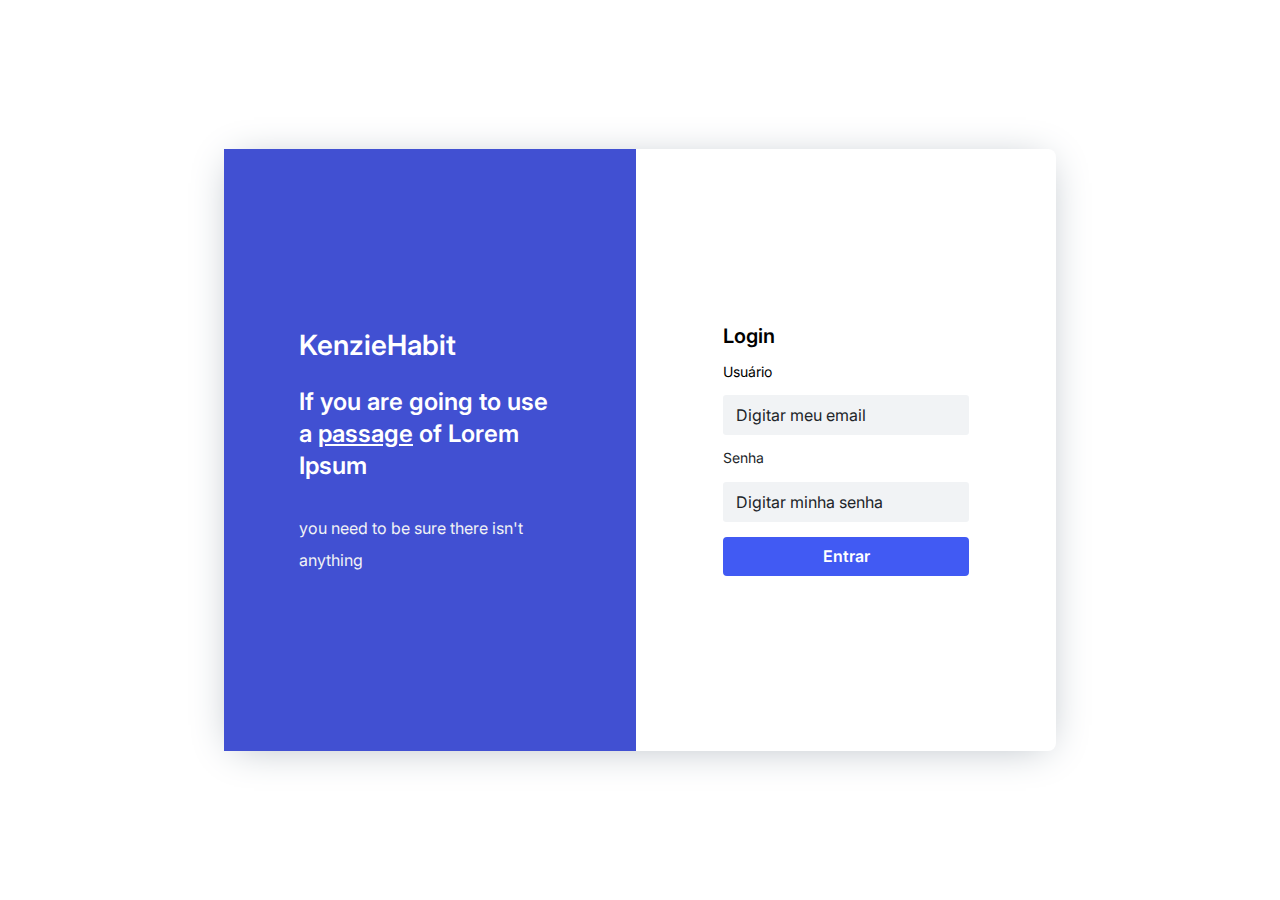
<file: index.html>
<!DOCTYPE html>
<html lang="pt-br">
  <head>
    <meta charset="UTF-8" />
    <meta http-equiv="X-UA-Compatible" content="IE=edge" />
    <meta name="viewport" content="width=device-width, initial-scale=1.0" />
    <link rel="preconnect" href="https://fonts.googleapis.com" />
    <link rel="preconnect" href="https://fonts.gstatic.com" crossorigin />
    <link
      href="https://fonts.googleapis.com/css2?family=Inter:wght@400;500;600&display=swap"
      rel="stylesheet"
    />
    <link rel="stylesheet" href="./src/css/reset.css" />
    <link rel="stylesheet" href="./src/css/base.css" />
    <link rel="stylesheet" href="./src/css/style.css" />
    <link rel="stylesheet" href="./src/css/login.css" />
    <title>Kenzie Habit</title>
  </head>

  <body>
    <main class="container">
      <div class="container__desktop">
        <h1 class="desktop__titulo">KenzieHabit</h1>
        <p class="desktop__frase1">
          If you are going to use a <u>passage</u> of Lorem Ipsum
        </p>
        <p class="desktop__frase2">you need to be sure there isn't anything</p>
      </div>

      <form class="container__celular">
        <h2 class="celular__login">Login</h2>
        <h3 class="celular__usuario">Usuário</h3>
        <input
          class="email"
          type="email"
          placeholder="Digitar meu email"
          required
        />
        <h3 class="celular__senha">Senha</h3>
        <input
          class="senha"
          type="password"
          placeholder="Digitar minha senha"
          required
        />
        <a href=""><button class="celular__botao">Entrar</button></a>
      </form>
    </main>

    <script type="module" src="./src/controller/login.controller.js"></script>
  </body>
</html>
</file>
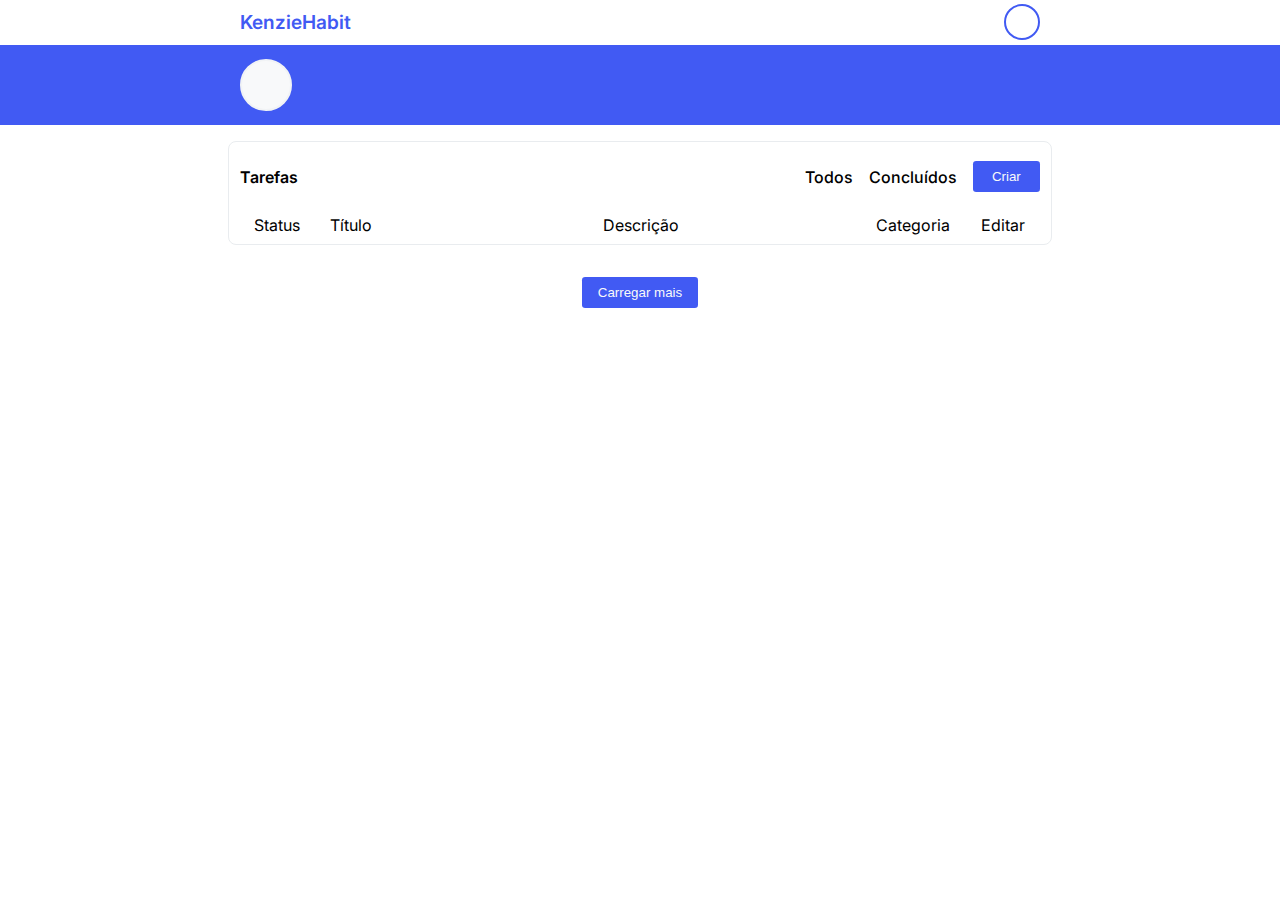
<file: src/views/paginaPrincipal.views.html>
<!DOCTYPE html>
<html lang="pt-br">
  <head>
    <meta charset="UTF-8" />
    <meta http-equiv="X-UA-Compatible" content="IE=edge" />
    <meta name="viewport" content="width=device-width, initial-scale=1.0" />
    <link rel="preconnect" href="https://fonts.googleapis.com" />
    <link rel="preconnect" href="https://fonts.gstatic.com" crossorigin />
    <link
      href="https://fonts.googleapis.com/css2?family=Inter:wght@400;500;600&display=swap"
      rel="stylesheet"
    />
    <link
      rel="stylesheet"
      href="https://cdnjs.cloudflare.com/ajax/libs/animate.css/4.1.1/animate.min.css"
    />
    <link rel="stylesheet" href="../css/paginaPrincipal.css" />
    <link rel="stylesheet" href="../css/style.css" />
    <title>Kenzie Habit</title>
  </head>

  <body>
    <header>
      <div class="container__cabecalho">
        <div class="container__cabecalho--superior">
          <div class="cabecalho__superior--logotipo">
            <h2 class="logotipo animate__animated animate__heartBeat">
              KenzieHabit
            </h2>
          </div>

          <div class="container_menu">
            <div class="cabecalho__superior--perfil"></div>
            <div class="menu">
              <ul>
                <li id="editar__perfil" class="editar__perfil opcoes__menu">
                  Editar Perfil
                </li>
                <li class="sair__perfil opcoes__menu">Sair do App</li>
              </ul>
            </div>
          </div>
        </div>

        <div class="container__auxiliar">
          <div class="container__cabecalho--inferior">
            <div class="cabecalho__inferior--foto"></div>

            <div class="cabecalho__inferior--nome">
              <h2 class="nome__usuario"></h2>
            </div>
          </div>
        </div>
      </div>
    </header>

    <main>
      <div class="container__principal">
        <div class="barra_superior">
          <div class="barra__superior--tarefas">
            <h2 class="titulo">Tarefas</h2>
          </div>
          <div class="barra__superior--filtros">
            <h2 class="filtro todos">Todos</h2>
            <h2 class="filtro concluido">Concluídos</h2>
            <button class="criar__habito" id="botaoCriarHabito">Criar</button>
          </div>
        </div>
        <div class="container__habitos">
          <div class="legenda__habitos">
            <h3 class="legenda__habitos--status">Status</h3>
            <h3 class="legenda__habitos--titulo">Título</h3>
            <h3 class="legenda__habitos--descricao">Descrição</h3>
            <h3 class="legenda__habitos--categoria">Categoria</h3>
            <h3 class="legenda__habitos--editar">Editar</h3>
          </div>

          <div class="container__cards"></div>
        </div>
      </div>
      <div class="container__carregar_mais">
        <button class="botao__carregar_mais">Carregar mais</button>
      </div>
    </main>

    <script type="module" src="../controller/filtros.controller.js"></script>
    <script type="module" src="../controller/modais.controller.js"></script>
    <script type="module" src="../controller/header.controller.js"></script>
    <script type="module" src="../script.js"></script>
  </body>
</html>
</file>
<file: src/css/base.css>
:root {
  --cor-azul-medio: rgb(65, 90, 243);
  --cor-azul-medio-2: rgb(160, 173, 249);
  --cor-azul-escuro: rgb(65, 80, 210);
  --cor-azul-claro: rgb(215, 228, 251);
  --cor-cinza-transparencia: rgb(33, 37, 41, 0.55);
  --cor-cinza-1: rgb(33, 37, 41);
  --cor-cinza-2: rgb(52, 58, 64);
  --cor-cinza-3: rgb(173, 181, 189);
  --cor-cinza-4: rgb(233, 236, 239);
  --cor-cinza-5: rgb(241, 243, 245);
  --cor-cinza-6: rgb(248, 249, 250);
  --cor-verde-escuro: rgb(86, 207, 142);
  --cor-verde-claro: rgb(230, 248, 238);
  --cor-vermelho-1: rgb(230, 68, 69);
  --cor-vermelho-2: rgb(240, 56, 57);

  --font-body: "Inter", sans-serif;
}
</file>
<file: src/css/style.css>
/*MODAL DE CRIAR HÁBITO*/

.divHabito {
  width: 100vw;
  height: 100vh;
  position: fixed;
  top: 0;
  left: 0;
  z-index: 1;
  background-color: var(--cor-cinza-transparencia);
}

.divHabito__container {
  display: flex;
  align-items: center;
  justify-content: center;
  height: inherit;
}

.divHabito__modal {
  width: 24.5rem;
  max-width: 100%;
  height: 24rem;
  border-radius: 16px;
  overflow: hidden;
  display: flex;
  align-items: center;
  justify-content: space-evenly;
  flex-direction: column;
  padding: 2rem 1rem;
  position: relative;
  background-color: var(--cor-cinza-6);
}

.divHabito__modal:hover {
  -webkit-transform: scale(1.3);
  -ms-transform: scale(0.5);
  border-radius: 10%;
  transform: scale(1.1);
}

.divModalHeader {
  width: 95%;
  display: flex;
  justify-content: space-between;
}

.divHabito__h2 {
  font-family: var(--font-body);
  font-size: 20px;
  font-weight: 600;
  color: var(--cor-cinza-2);
}

.divHabito__p {
  width: 1.5rem;
  height: 1.5rem;
  text-decoration: none;
  font-family: var(--font-body);
  background-color: transparent;
  cursor: pointer;
  color: var(--cor-cinza-3);
}

.divHabito__form {
  width: 95%;
  line-height: 1.8;
}

.divHabito__form > div {
  display: flex;
  flex-direction: column;
  width: 95%;
  margin: 5px 0;
}

.divHabito__form > div > label {
  font-family: var(--font-body);
  font-size: 14px;
  color: var(--cor-cinza-1);
}

.divHabito__form > div > input {
  margin-top: 5px;
  padding-left: 20px;
  line-height: 2rem;
  border: none;
  font-family: var(--font-body);
  color: var(--cor-cinza-1);
  background-color: var(--cor-cinza-5);
}

#descricaoCriarHabito {
  height: 5rem;
  margin-top: 5px;
  padding-left: 20px;

  line-height: 2rem;

  border: none;

  font-family: var(--font-body);
  color: var(--cor-cinza-1);
  background-color: var(--cor-cinza-5);
}

.divHabito__form > div > select {
  height: 2rem;
  padding-left: 20px;
  font-family: var(--font-body);
  border: none;
  background-color: var(--cor-cinza-5);
}

.divHabito__form > button {
  width: 95%;
  height: 35px;
  margin-top: 20px;
  border: 2px solid var(--cor-azul-escuro);
  border-radius: 4px;
  font-family: var(--font-body);
  color: rgb(248, 249, 250);
  font-weight: 600;
  background-color: var(--cor-azul-medio);
  cursor: pointer;
}

.divHabito__form > button:hover {
  transition-delay: 0.2s;
  border-radius: 45px;
  box-shadow: 0px 8px 15px rgba(0, 0, 0, 0.1);
  transition: all 0.3s ease 0s;
}

/* MODAIS EDITAR PERFIL - EDITAR HÁBITO E EXCLUIR HÁBITO*/

.botoes {
  cursor: pointer;
}

.botoes:hover {
  transition-delay: 0.2s;
  border-radius: 45px;
  box-shadow: 0px 8px 15px rgba(0, 0, 0, 0.1);
  transition: all 0.3s ease 0s;
}

.modal__background {
  width: 100vw;
  height: 100vh;
  position: fixed;
  top: 0;
  left: 0;
  z-index: 1;
  background-color: var(--cor-cinza-transparencia);
}

.modal__edicao__perfil {
  height: inherit;
  display: flex;
  align-items: center;
  justify-content: center;
}

.modal__informacoes {
  width: 24.5rem;
  max-width: 100%;
  height: 24rem;
  border-radius: 1rem;
  overflow: hidden;
  display: flex;
  justify-content: space-evenly;
  flex-direction: column;
  align-items: center;
  padding: 3rem 1rem;
  position: relative;
  background-color: var(--cor-cinza-6);
}

.modal__informacoes:hover {
  -webkit-transform: scale(1.3);
  -ms-transform: scale(0.5);
  border-radius: 10%;
  transform: scale(1.1);
}

.info {
  height: 22rem;
  justify-content: space-around;
  padding: 0.5rem 1.5rem;
}

.info__perfil {
  height: 21rem;
}

.modal__info__perfil {
  height: 22rem;
}

.modal__titulo {
  width: 95%;
  display: flex;
  justify-content: space-between;
}

.modal__titulo > h4 {
  font-size: 20px;
  font-weight: 600;
  color: var(--cor-cinza-1);
}

.texto__modal > h4 {
  margin-bottom: 0.5rem;
  font-size: 18px;
  font-weight: 600;
  color: var(--cor-cinza-1);
}

.botao__fechar {
  border: none;
  background-color: transparent;
}

.formulario__modal {
  width: 95%;
  line-height: 1.8;
}

.formulario__modal > form {
  display: flex;
  flex-direction: column;
  width: 95%;
  margin: 5px 0;
}

form > label {
  font-size: 0.8rem;
  font-weight: 400;
  margin-top: 0.3rem;
  margin-bottom: 0.6rem;
  color: var(--cor-cinza-2);
}

form > input {
  height: 2.5rem;
  padding-left: 0.8rem;
  border: none;
  border-radius: 0.2rem;
  line-height: 2rem;
  font-size: 1rem;
  font-weight: 400;
  color: var(--cor-cinza-1);
  background-color: var(--cor-cinza-5);
}

form > select {
  height: 2rem;
  padding-left: 1.2rem;
  border: none;
  border-radius: 0.2rem;
  font-weight: 500;
  background-color: var(--cor-cinza-5);
  color: var(--cor-cinza-2);
}

form > .status__checkbox {
  margin-top: 1.7rem;
  margin-bottom: 2rem;
  display: flex;
  justify-content: space-between;
}

.status__form {
  font-weight: 500;
  font-size: 1rem;
  color: var(--cor-cinza-1);
}

.checkbox {
  width: 1rem;
  border: 1px solid var(--cor-cinza-3);
  background-color: transparent;
}

form > .botoes__edicao__perfil {
  display: flex;
  justify-content: center;
  width: 100%;
  gap: 5%;
}

.botao__excluir {
  width: 40%;
  height: 2.5rem;
  border: none;
  border-radius: 0.3rem;
  font-size: 1rem;
  font-weight: 600;
  background-color: var(--cor-cinza-5);
  color: var(--cor-cinza-2);
}

.botao__salvar {
  width: 50%;
  height: 2.5rem;
  border: none;
  border-radius: 0.3rem;
  font-size: 1rem;
  font-weight: 600;
  background-color: var(--cor-azul-medio-2);
  color: var(--cor-cinza-6);
}

.excluir {
  background-color: var(--cor-vermelho-2);
  font-size: 0.6rem;
}

.cancelar {
  margin-bottom: 0.2rem;
  font-size: 0.6rem;
}

.btn__salvar {
  width: 40rem;
}

.botoes__excluir__perfil {
  width: 100%;
  font-size: 0.2rem;
  display: flex;
  justify-content: space-between;
}

@media screen and (min-width: 600px) {
  .cancelar {
    width: 30%;
    font-size: 1rem;
  }
  .excluir {
    width: 60%;
    font-size: 1rem;
  }
}
</file>
<file: src/css/login.css>
* {
  font-family: var(--font-body);
}

.container__desktop {
  display: none;
}

.container__celular {
  display: flex;
  flex-direction: column;
  justify-content: center;
  align-items: center;
  margin-top: 5rem;
  gap: 7px;
}

.celular__login {
  font-weight: 600;
  font-size: 1.25rem;
  line-height: 1.5rem;
}

.celular__usuario {
  font-weight: 400;
  font-size: 0.875rem;
  line-height: 1.0625rem;
}

.celular__senha {
  font-weight: 400;
  font-size: 0.875rem;
  line-height: 1.06rem;
  color: var(--cor-cinza-1);
}

input {
  max-width: 60%;
  border: 2px solid var(--cor-cinza-5);
  border-radius: 4px;
  padding: 9px 18px;
  gap: 10px;
  background-color: var(--cor-cinza-5);
}

input:focus {
  outline-color: var(--cor-azul-medio);
}

input::placeholder {
  font-weight: 400;
  font-size: 1rem;
  line-height: 1.19rem;
  color: var(--cor-cinza-1);
}

button {
  background: var(--cor-azul-medio);
  border: 2px solid var(--cor-azul-medio);
  border-radius: 4px;
  width: 15rem;
  font-weight: 600;
  font-size: 1rem;
  line-height: 1.19rem;
  color: #ffffff;
  cursor: pointer;
}

@media (min-width: 586px) {
  body {
    display: flex;
    justify-content: center;
    min-height: 100vh;
    align-items: center;
  }

  .container {
    display: flex;
    width: 90%;
    margin-top: 0;
    gap: 0;
    box-shadow: 0px 4px 40px -10px var(--cor-cinza-3);
    border-radius: 8px;
  }

  .container__desktop {
    display: block;
    width: 50%;
    background-color: var(--cor-azul-escuro);
    padding: 150px 50px;
    box-sizing: border-box;
  }

  .desktop__titulo {
    font-weight: 600;
    font-size: 1.75rem;
    margin-bottom: 20px;
    line-height: 2.625rem;
    color: #ffffff;
  }

  .desktop__frase1 {
    font-weight: 600;
    font-size: 1.5rem;
    line-height: 2rem;
    color: #ffffff;
    margin-bottom: 30px;
  }

  .desktop__frase2 {
    font-weight: 400;
    font-size: 1rem;
    line-height: 2rem;
    color: var(--cor-cinza-5);
  }

  .container__celular {
    margin-top: 0;
    width: 50%;
    gap: 15px;
    display: flex;
    justify-content: center;
    align-items: center;
    padding: 30px 5px;
  }

  .container__celular h3,
  input,
  a,
  h2 {
    width: 60%;
    box-sizing: border-box;
  }

  .container__celular a button {
    width: 100%;
    padding: 8px 0px;
  }
}

@media (min-width: 1200px) {
  .container {
    width: 65%;
  }

  .container__desktop {
    padding: 175px 75px;
  }
}
</file>
<file: src/css/paginaPrincipal.css>
@import url("./reset.css");
@import url("./base.css");

body {
  display: flex;
  flex-direction: column;
  justify-content: center;
  align-items: center;
  font-family: var(--font-body);
  width: 100%;
}

header {
  width: 100%;
  height: 12%;
  display: flex;
  justify-content: center;
}

.container__cabecalho {
  width: 100%;
  height: 100%;
  display: flex;
  flex-direction: column;
  justify-content: center;
  align-items: center;
}

.container__cabecalho--superior {
  display: flex;
  justify-content: space-between;
  align-items: center;
  height: 2.8rem;
  width: 90%;
  max-width: 50rem;
}

.cabecalho__superior--logotipo {
  display: flex;
  justify-content: center;
  align-items: center;
}

.logotipo {
  color: var(--cor-azul-medio);
  font-size: 1.2rem;
  font-weight: 600;
}

.cabecalho__superior--perfil {
  width: 2rem;
  height: 2rem;
  display: flex;
  justify-content: center;
  align-items: center;
  border-radius: 50%;
  overflow: hidden;
  border: 2px solid var(--cor-azul-medio);
  cursor: pointer;
}

.menu__perfil {
  width: 100%;
  height: 100%;
}

.menu {
  display: none;
  position: absolute;
  background-color: white;
  width: 7rem;
  height: 3.3rem;
  padding: 10px 15px;
  margin-left: -110px;
  margin-top: 5px;
  padding-right: 20px;
  border-radius: 0.25rem;
  box-shadow: 0px 0px 10px 1px var(--cor-cinza-3);
}

.menu ul {
  z-index: 1000;
  width: 100%;
  height: 100%;
  display: flex;
  flex-direction: column;
  justify-content: space-around;
  align-items: center;
}

.menu::before {
  content: "";
  position: absolute;
  width: 10px;
  height: 10px;
  background-color: white;
  left: 35px;
  transform: translate(90px, -15px) rotate(45deg);
  z-index: 0;
}

.mostrar {
  display: flex;
}

.opcoes__menu {
  cursor: pointer;
  font-weight: 500;
  font-size: 1rem;
  transition: 300ms;
}

.editar__perfil:hover {
  color: var(--cor-azul-medio);
}

.sair__perfil:hover {
  color: var(--cor-vermelho-1);
}

.container__auxiliar {
  width: 100%;
  display: flex;
  justify-content: center;
  background-color: var(--cor-azul-medio);
}

.container__cabecalho--inferior {
  display: flex;
  align-items: center;
  height: 5rem;
  width: 90%;
  max-width: 50rem;
  gap: 1.5rem;
}

.cabecalho__inferior--foto {
  width: 3rem;
  height: 3rem;
  display: flex;
  align-items: center;
  border-radius: 50%;
  border: 2px solid var(--cor-cinza-5);
  background-color: var(--cor-cinza-6);
  overflow: hidden;
}

.foto__perfil {
  width: 100%;
  height: 100%;
}

.nome__usuario {
  color: var(--cor-cinza-6);
  font-weight: 600;
  font-size: 1.25rem;
}

main {
  width: 100%;
  display: flex;
  flex-direction: column;
  align-items: center;
}

.container__principal {
  width: 90%;
  max-width: 50rem;
  display: flex;
  flex-direction: column;
  align-items: center;
  margin-top: 1rem;
  border: solid 1px var(--cor-cinza-4);
  border-radius: 0.5rem;
  padding: 0.7rem;
}

.barra_superior {
  width: 100%;
  height: 3rem;
  display: flex;
  justify-content: space-between;
  align-items: center;
}

.titulo {
  font-weight: 600;
}

.barra__superior--filtros {
  display: flex;
  justify-content: space-between;
  align-items: center;
  gap: 1rem;
}

.filtro {
  cursor: pointer;
  font-weight: 500;
}

.criar__habito {
  padding: 0.5rem 1.2rem;
  background-color: var(--cor-azul-medio);
  border: 0px transparent;
  border-radius: 0.2rem;
  cursor: pointer;
  color: var(--cor-cinza-6);
}

.container__habitos {
  margin-top: 1rem;
  width: 100%;
}

.legenda__habitos {
  display: flex;
  align-items: center;
  width: 100%;
  font-size: 1rem;
  gap: 1rem;
}

.legenda__habitos--status {
  width: 18%;
  display: flex;
  justify-content: center;
}

.legenda__habitos--titulo {
  width: 60%;
}

.legenda__habitos--descricao {
  display: none;
}

.legenda__habitos--categoria {
  display: none;
}

.legenda__habitos--editar {
  width: 22%;
  display: flex;
  justify-content: center;
}

.container__habitos--cards {
  display: flex;
  align-items: center;
  height: 1rem;
  margin-top: 1rem;
  width: 100%;
  gap: 1rem;
  background-color: var(--cor-cinza-6);
  border: solid 1px var(--cor-cinza-4);
  padding: 1rem 0;
  border-radius: 0.5rem;
}

.checkbox__card {
  width: 18%;
  height: 100%;
  display: flex;
  justify-content: center;
  cursor: pointer;
}

.card__titulo {
  font-size: 1rem;
  width: 60%;
  overflow: hidden;
  white-space: nowrap;
  text-overflow: ellipsis;
  display: flex;
  align-items: center;
  padding: 0.5rem 0rem;
}

.card__descricao {
  display: none;
}

.info__habitos--categoria {
  display: none;
  cursor: pointer;
}

.container__editar {
  display: flex;
  align-items: center;
  justify-content: center;
  width: 3rem;
  height: 100%;
  gap: 0.2rem;
  width: 22%;
  cursor: pointer;
}

.reticencias {
  width: 0.5rem;
  height: 0.5rem;
  border-radius: 50%;
  overflow: hidden;
  background-color: var(--cor-cinza-3);
}

.container__carregar_mais {
  margin-top: 1rem;
  padding-bottom: 2rem;
}

.botao__carregar_mais {
  margin-top: 1rem;
  padding: 0.5rem 1rem;
  background-color: var(--cor-azul-medio);
  border: 0px transparent;
  border-radius: 0.2rem;
  cursor: pointer;
  color: var(--cor-cinza-6);
}

@media screen and (min-width: 769px) {
  .legenda__habitos--status {
    width: 15%;
  }

  .legenda__habitos--titulo {
    width: 55%;
  }

  .legenda__habitos--categoria {
    display: flex;
    justify-content: center;
    width: 15%;
  }

  .legenda__habitos--editar {
    width: 15%;
  }

  .checkbox__card {
    width: 15%;
  }

  .card__titulo {
    width: 55%;
  }

  .info__habitos--categoria {
    display: flex;
    justify-content: center;
    width: 15%;
    color: var(--cor-azul-medio);
    font-weight: 500;
    background-color: var(--cor-azul-claro);
    border-radius: 0.2rem;
    padding: 0.2rem;
  }

  .container__editar {
    width: 15%;
  }
}

@media screen and (min-width: 1025px) {
  .legenda__habitos--status {
    width: 10%;
  }

  .legenda__habitos--titulo {
    width: 35%;
  }

  .legenda__habitos--categoria {
    width: 10%;
  }

  .legenda__habitos--descricao {
    display: flex;
    width: 35%;
  }

  .legenda__habitos--editar {
    width: 10%;
  }

  .checkbox__card {
    width: 10%;
  }

  .card__titulo {
    width: 35%;
  }

  .card__descricao {
    display: flex;
    overflow: hidden;
    white-space: nowrap;
    text-overflow: ellipsis;
    width: 35%;
    padding: 0.5rem 0rem;
  }

  .info__habitos--categoria {
    width: 10%;
  }

  .container__editar {
    width: 10%;
  }
}
</file>
